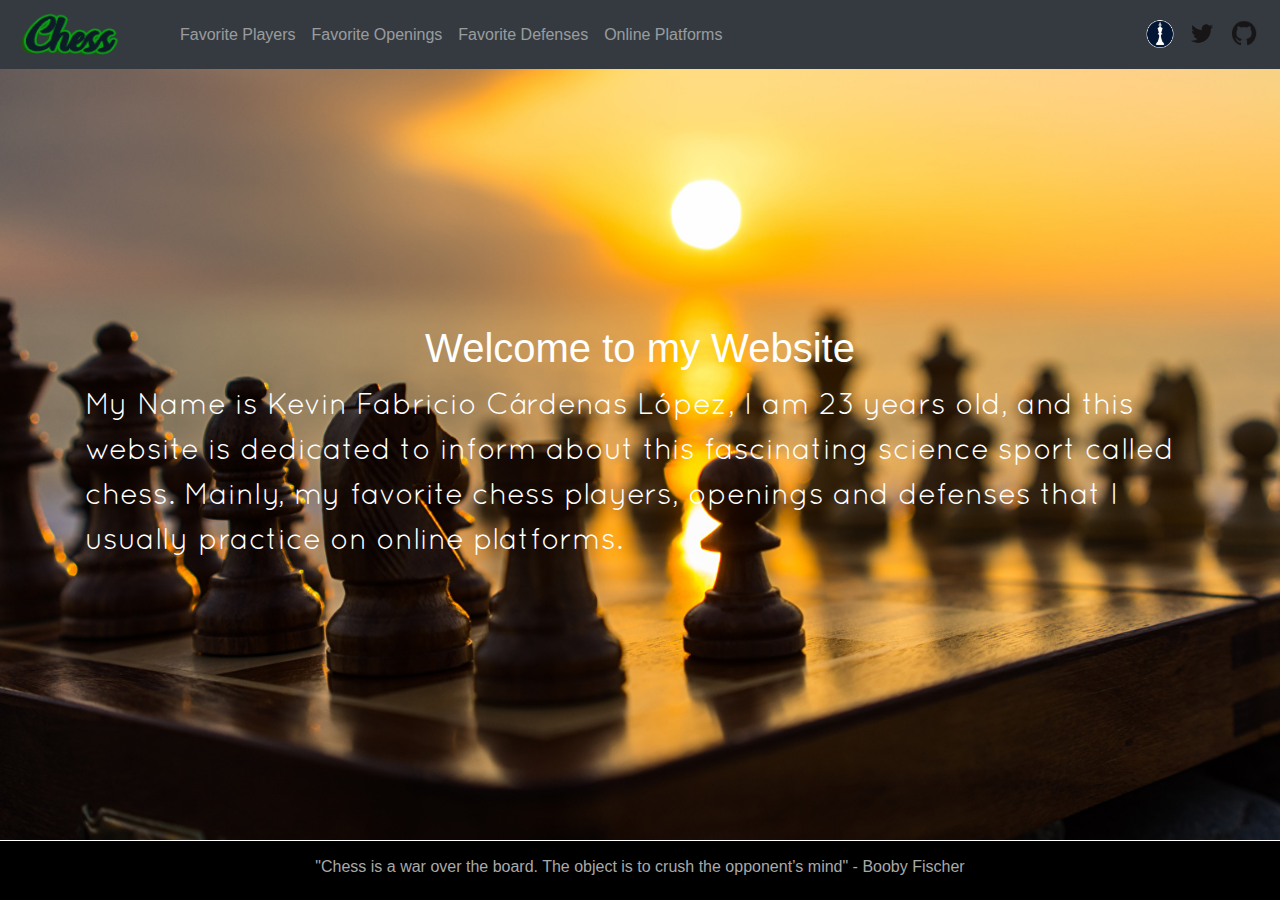
<file: index.html>
<!doctype html>
<html lang="en">
  <head>
    <!-- Required meta tags -->
    <meta charset="utf-8">
    <meta name="viewport" content="width=device-width, initial-scale=1, shrink-to-fit=no">


    <!-- Bootstrap CSS -->
    <link rel="stylesheet"  type="text/css"  href="css/bootstrap.min.css">
    <link rel="stylesheet" href="css/doc.css">

    <link rel="shortcut icon" type="image/png" href="images/favicon.png"/>
    <title>Chess</title>

    <title>Chess Website</title>
  </head>
  <body>

    <!-- Bootstrap component -->
    <!-- Navbar -->
   <nav class="navbar fixed-top navbar-expand-lg navbar-dark bg-dark">
     <div class="navbar-header">
       <!-- Navbar brand -->
       <a class="navbar-brand" href="index.html"><img src="images/chess.png" alt="Logo"></a>
     </div>
      <!-- Collapse button -->
       <button class="navbar-toggler" type="button" data-toggle="collapse" data-target="#navbarText" aria-controls="navbarText" aria-expanded="false" aria-label="Toggle navigation">
        <span class="navbar-toggler-icon"></span>
       </button>

      <!-- Collapsible content -->
      <div class="collapse navbar-collapse" id="navbarText">
        <!-- Links -->
        <ul class="navbar-nav mr-auto">
          <li class="nav-item">
            <a class="nav-link" href="champions.html">Favorite Players</a>
          </li>
          <li class="nav-item">
            <a class="nav-link" href="openings.html">Favorite Openings</a>
          </li>
          <li class="nav-item">
            <a class="nav-link" href="defenses.html">Favorite Defenses</a>
          </li>
          <li class="nav-item">
            <a class="nav-link" href="platforms.html">Online Platforms</a>
          </li>
        </ul>

        <!-- Horizontal List -->
     <ul class="nav navbar-nav navbar-right nav-down">
       <li class="nav-item active">
         <a href="https://www.chess.com/member/kevin_f11"><img src="images/twitter1.png" alt="Chess" height="50" width="50"></a>
       </li>
       <li class="nav-item active">
         <a href="https://twitter.com/kevin_f11"><img src="images/twitter.png" alt="Twitter" height="50" width="50"></a>
       </li>
       <li class="nav-item active">
         <a href="https://github.com/kevinf11"><img src="images/github.png" alt="Github" height="50" width="50"></a>
       </li>
     </ul>
      </div>
    </nav>
    <!-- Navbar END -->


      <div class="container-fluid fondo">
        <div class="container d-flex flex-column justify-content-center h-100 align-items-center">
          <h1 style="color: white">Welcome to my Website</h1>
          <p style="font-size:30px; color: white"> My Name is Kevin Fabricio Cárdenas López, I am 23 years old, and this website is dedicated to inform about this fascinating science sport called chess.
            Mainly, my favorite chess players, openings and defenses that I usually practice on online platforms. </p>
        </div>
      </div>


      <!-- Footer -->
      <footer class="page-footer font-small pt-0 fixed-bottom">
      <div class="footer-copyright py-3 text-center">
        <h6 style="color: darkgrey">"Chess is a war over the board. The object is to crush the opponent’s mind" - Booby Fischer</h6> </b>
      </div>
    </footer>

    <!-- jQuery first, then Popper.js, then Bootstrap JS -->
    <script src="https://code.jquery.com/jquery-3.3.1.slim.min.js" integrity="sha384-q8i/X+965DzO0rT7abK41JStQIAqVgRVzpbzo5smXKp4YfRvH+8abtTE1Pi6jizo" crossorigin="anonymous"></script>
    <script src="https://cdnjs.cloudflare.com/ajax/libs/popper.js/1.14.7/umd/popper.min.js" integrity="sha384-UO2eT0CpHqdSJQ6hJty5KVphtPhzWj9WO1clHTMGa3JDZwrnQq4sF86dIHNDz0W1" crossorigin="anonymous"></script>
    <script src="js/bootstrap.min.js" ></script>
  </body>
</html>
</file>
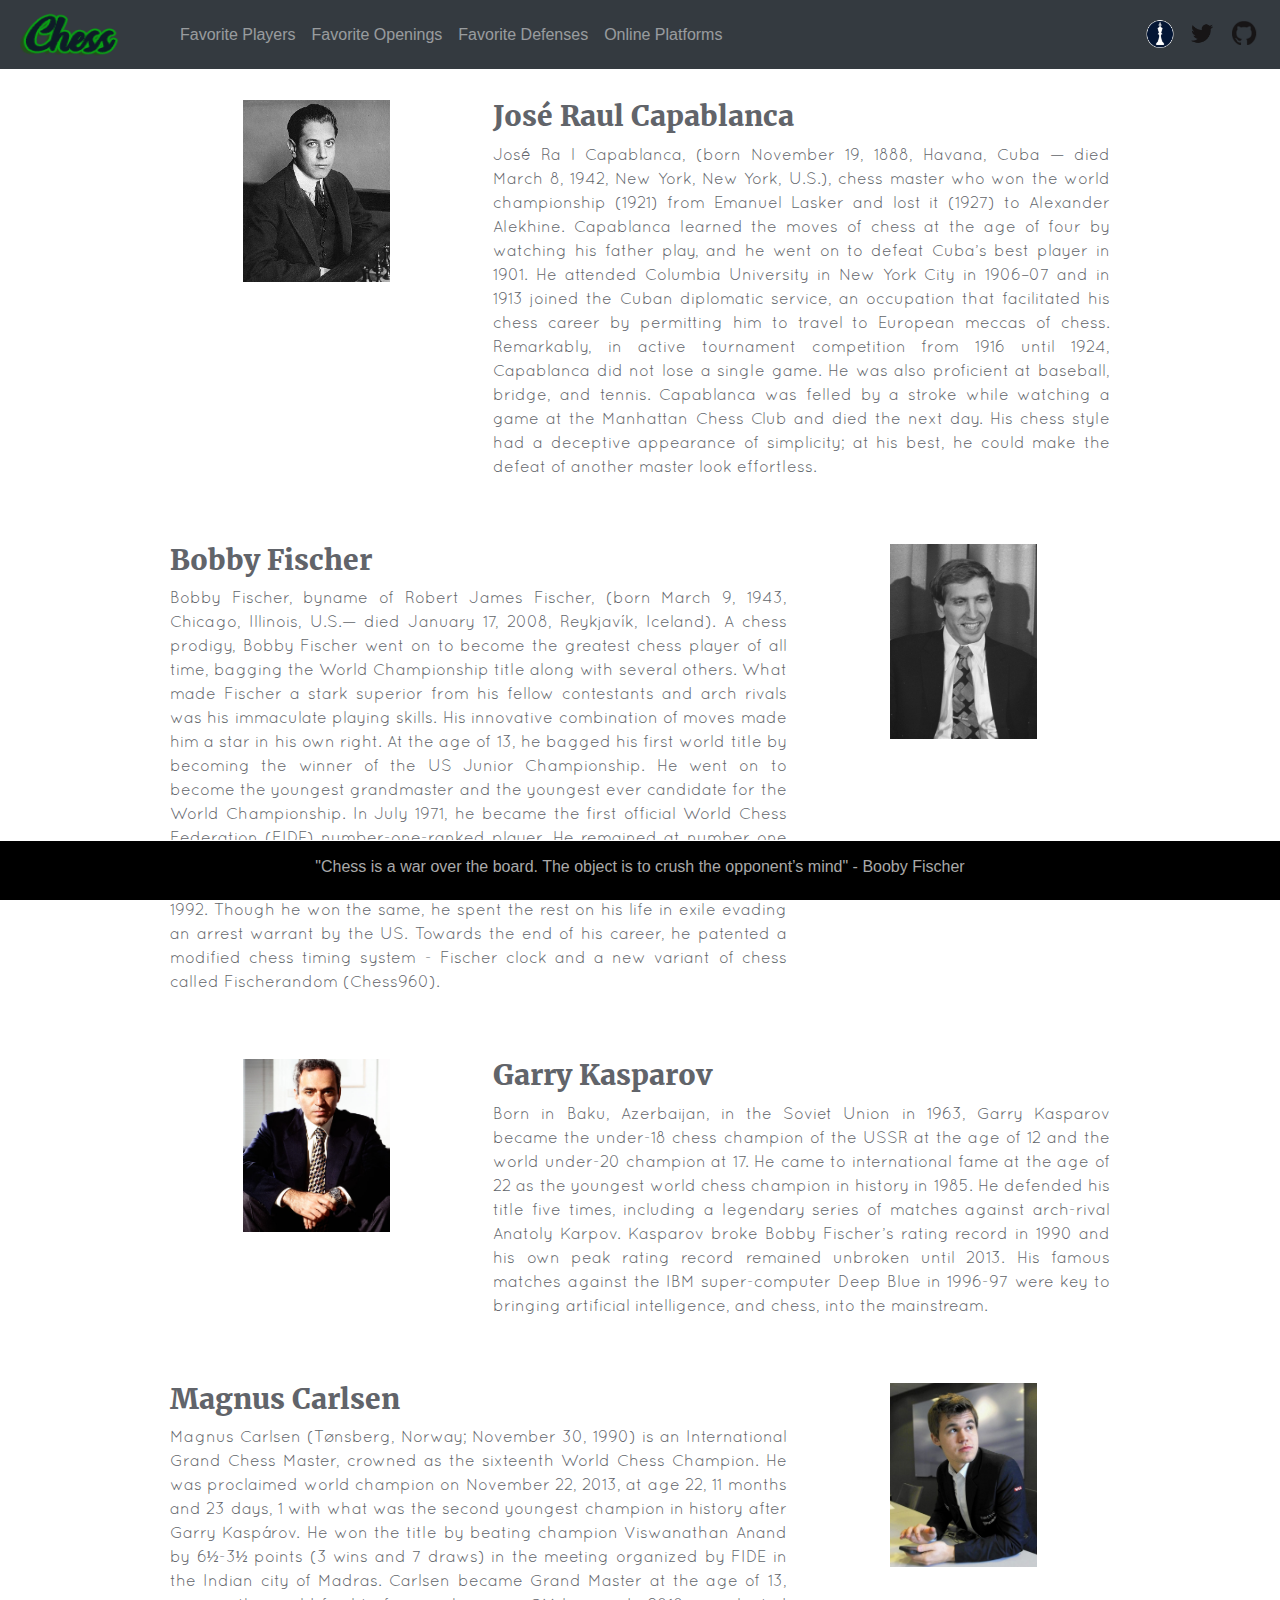
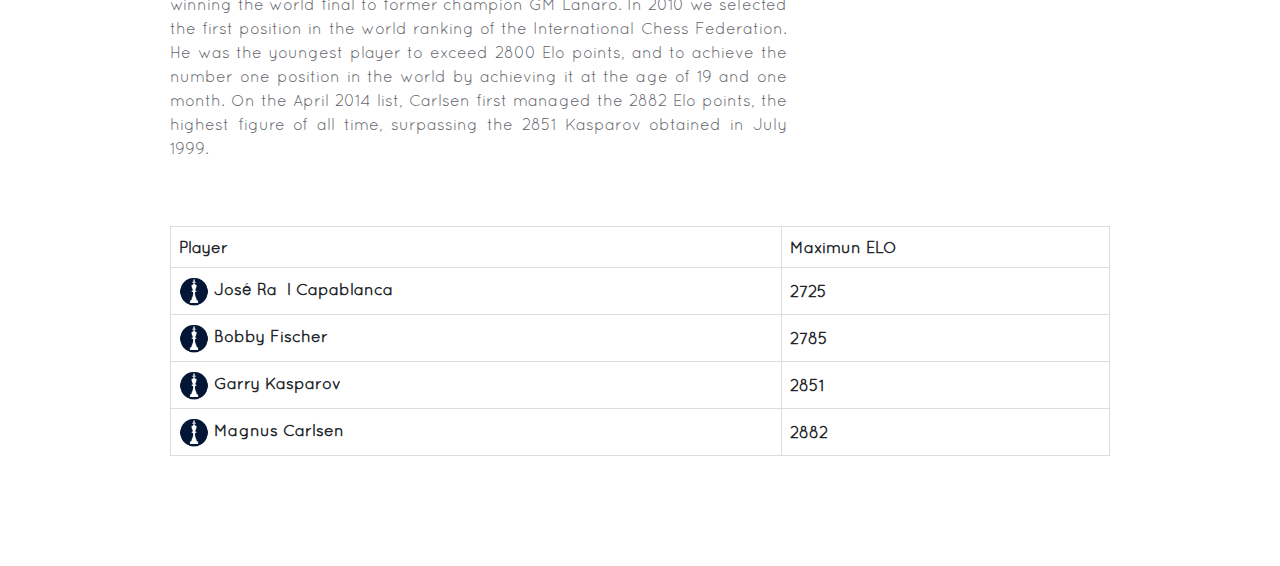
<file: champions.html>
<!doctype html>
<html lang="en">
  <head>
    <!-- Required meta tags -->
    <meta charset="utf-8">
    <meta name="viewport" content="width=device-width, initial-scale=1, shrink-to-fit=no">


    <!-- Bootstrap CSS -->
    <link rel="stylesheet"  type="text/css" href="css/bootstrap.min.css">
    <link rel="stylesheet" href="css/doc.css">

    <link rel="shortcut icon" type="image/png" href="images/favicon.png"/>
    <title>Favorite Players</title>

  </head>
  <body>
        <!-- Bootstrap component -->
        <!-- Navbar -->
       <nav class="navbar fixed-top navbar-expand-lg navbar-dark bg-dark">
         <div class="navbar-header">
           <!-- Navbar brand -->
           <a class="navbar-brand" href="index.html"><img src="images/chess.png" alt="Logo"></a>
         </div>
          <!-- Collapse button -->
           <button class="navbar-toggler" type="button" data-toggle="collapse" data-target="#navbarText" aria-controls="navbarText" aria-expanded="false" aria-label="Toggle navigation">
            <span class="navbar-toggler-icon"></span>
           </button>

          <!-- Collapsible content -->
          <div class="collapse navbar-collapse" id="navbarText">
            <!-- Links -->
            <ul class="navbar-nav mr-auto">
              <li class="nav-item">
                <a class="nav-link" href="champions.html">Favorite Players</a>
              </li>
              <li class="nav-item">
                <a class="nav-link" href="openings.html">Favorite Openings</a>
              </li>
              <li class="nav-item">
                <a class="nav-link" href="defenses.html">Favorite Defenses</a>
              </li>
              <li class="nav-item">
                <a class="nav-link" href="platforms.html">Online Platforms</a>
              </li>
            </ul>

            <!-- Horizontal List -->
         <ul class="nav navbar-nav navbar-right nav-down">
           <li class="nav-item active">
             <a href="https://www.chess.com/member/kevin_f11"><img src="images/twitter1.png" alt="Chess" height="50" width="50"></a>
           </li>
           <li class="nav-item active">
             <a href="https://twitter.com/kevin_f11"><img src="images/twitter.png" alt="Twitter" height="50" width="50"></a>
           </li>
           <li class="nav-item active">
             <a href="https://github.com/kevinf11"><img src="images/github.png" alt="Github" height="50" width="50"></a>
           </li>
         </ul>
       </div>
        </nav>

      <!-- Navbar END -->

      <!-- Using boostrap grid classes -->
      <div class="wrapper">
         <div class="row">

           <div class="col-4"><img src="images/player1.jpg" style="height:auto" class="center"></div>
           <div class="col-8" style="margin-bottom: 50px">
             <h3>José Raul Capablanca</h3>
             <p style="text-align: justify">
               José Raúl Capablanca, (born November 19, 1888, Havana, Cuba — died March 8, 1942, New York, New York, U.S.),
               chess master who won the world championship (1921) from Emanuel Lasker and lost it (1927) to Alexander Alekhine.
               Capablanca learned the moves of chess at the age of four by watching his father play, and he went on to defeat Cuba’s best player in 1901.
               He attended Columbia University in New York City in 1906–07 and in 1913 joined the Cuban diplomatic service, an occupation that facilitated
               his chess career by permitting him to travel to European meccas of chess. Remarkably, in active tournament competition from 1916 until 1924,
               Capablanca did not lose a single game. He was also proficient at baseball, bridge, and tennis. Capablanca was felled by a stroke while watching
               a game at the Manhattan Chess Club and died the next day. His chess style had a deceptive appearance of simplicity; at his best, he could make
               the defeat of another master look effortless.
             </p>
           </div>

           <div class="col-8" style="margin-bottom: 50px" >
           <h3>Bobby Fischer</h3>
           <p style="text-align: justify">
             Bobby Fischer, byname of Robert James Fischer, (born March 9, 1943, Chicago, Illinois, U.S.— died January 17, 2008, Reykjavík, Iceland).
             A chess prodigy, Bobby Fischer went on to become the greatest chess player of all time, bagging the World Championship title along with several others.
             What made Fischer a stark superior from his fellow contestants and arch rivals was his immaculate playing skills. His innovative combination of moves
             made him a star in his own right. At the age of 13, he bagged his first world title by becoming the winner of the US Junior Championship. He went on to become
             the youngest grandmaster and the youngest ever candidate for the World Championship. In July 1971, he became the first official World Chess Federation (FIDE)
             number-one-ranked player. He remained at number one position for a total of 54 months. Going on a self-proclaimed exile, he returned to playing chess against
             Boris Spassky for an unofficial match in 1992. Though he won the same, he spent the rest on his life in exile evading an arrest warrant by the US.
             Towards the end of his career, he patented a modified chess timing system - Fischer clock and a new variant of chess called Fischerandom (Chess960).
           </p>
          </div>
          <div class="col-4" ><img src="images/player2.jpg" style="auto" class="center"></div>

          <div class="col-4"><img src="images/player3.jpg" style="auto" class="center"></div>
          <div class="col-8" style="margin-bottom: 50px">
            <h3>Garry Kasparov</h3>
            <p style="text-align: justify">
              Born in Baku, Azerbaijan, in the Soviet Union in 1963, Garry Kasparov became the under-18 chess champion of the USSR at the age of 12 and the world under-20
              champion at 17. He came to international fame at the age of 22 as the youngest world chess champion in history in 1985. He defended his title five times,
              including a legendary series of matches against arch-rival Anatoly Karpov. Kasparov broke Bobby Fischer’s rating record in 1990 and his own peak rating
              record remained unbroken until 2013. His famous matches against the IBM super-computer Deep Blue in 1996-97 were key to bringing artificial intelligence,
              and chess, into the mainstream.
            </p>
          </div>

          <div class="col-8" style="margin-bottom: 50px" >
          <h3>Magnus Carlsen</h3>
          <p style="text-align: justify">

            Magnus Carlsen (Tønsberg, Norway; November 30, 1990) is an International Grand Chess Master, crowned as the sixteenth World Chess Champion.
            He was proclaimed world champion on November 22, 2013, at age 22, 11 months and 23 days, 1 with what was the second youngest champion in history after Garry Kaspárov.
            He won the title by beating champion Viswanathan Anand by 6½-3½ points (3 wins and 7 draws) in the meeting organized by FIDE in the Indian city of Madras.
            Carlsen became Grand Master at the age of 13, winning the world final to former champion GM Lanaro. In 2010 we selected the first position in the world ranking of
            the International Chess Federation.
            He was the youngest player to exceed 2800 Elo points, and to achieve the number one position in the world by achieving it at the age of 19 and one month.
            On the April 2014 list, Carlsen first managed the 2882 ​​Elo points, the highest figure of all time, surpassing the 2851 Kasparov obtained in July 1999.
          </p>
         </div>
         <div class="col-4" ><img src="images/player4.jpg" style="auto" class="center"></div>


         <!-- Table -->
        <div class="col-12" style="margin-bottom: 50px" >
         <table>
           <thead>
             <tr>
               <th>Player</th>
               <th>Maximun ELO</th>
             </tr>
           </thead>
           <tbody>
             <tr>
               <th><img src="images/twitter1.png" id="icon" alt="ChessJRC Icon"> José Raúl Capablanca</th>
               <th>2725</th>
             </tr>
             <tr>
               <th><img src="images/twitter1.png" id="icon" alt="ChessBF Icon"> Bobby Fischer</th>
               <th>2785</th>
             </tr>
             <tr>
               <th><img src="images/twitter1.png" id="icon" alt="ChessGK Icon"> Garry Kasparov</th>
               <th>2851</th>
             </tr>
             <tr>
               <th><img src="images/twitter1.png" id="icon" alt="ChessMC Icon"> Magnus Carlsen</th>
               <th>2882</th>
             </tr>
           </tbody>
         </table>

      </div>
    </div>
</div>




      <!-- Footer -->
      <footer class="page-footer font-small pt-0 fixed-bottom">
          <div class="footer-copyright py-3 text-center">
            <h6 style="color: darkgrey">"Chess is a war over the board. The object is to crush the opponent’s mind" - Booby Fischer</h6> </b>
          </div>
      </footer>

    <!-- jQuery first, then Popper.js, then Bootstrap JS -->
    <script src="https://code.jquery.com/jquery-3.3.1.slim.min.js" integrity="sha384-q8i/X+965DzO0rT7abK41JStQIAqVgRVzpbzo5smXKp4YfRvH+8abtTE1Pi6jizo" crossorigin="anonymous"></script>
    <script src="https://cdnjs.cloudflare.com/ajax/libs/popper.js/1.14.7/umd/popper.min.js" integrity="sha384-UO2eT0CpHqdSJQ6hJty5KVphtPhzWj9WO1clHTMGa3JDZwrnQq4sF86dIHNDz0W1" crossorigin="anonymous"></script>
    <script src="js/bootstrap.min.js" ></script>
  </body>
</html>
</file>
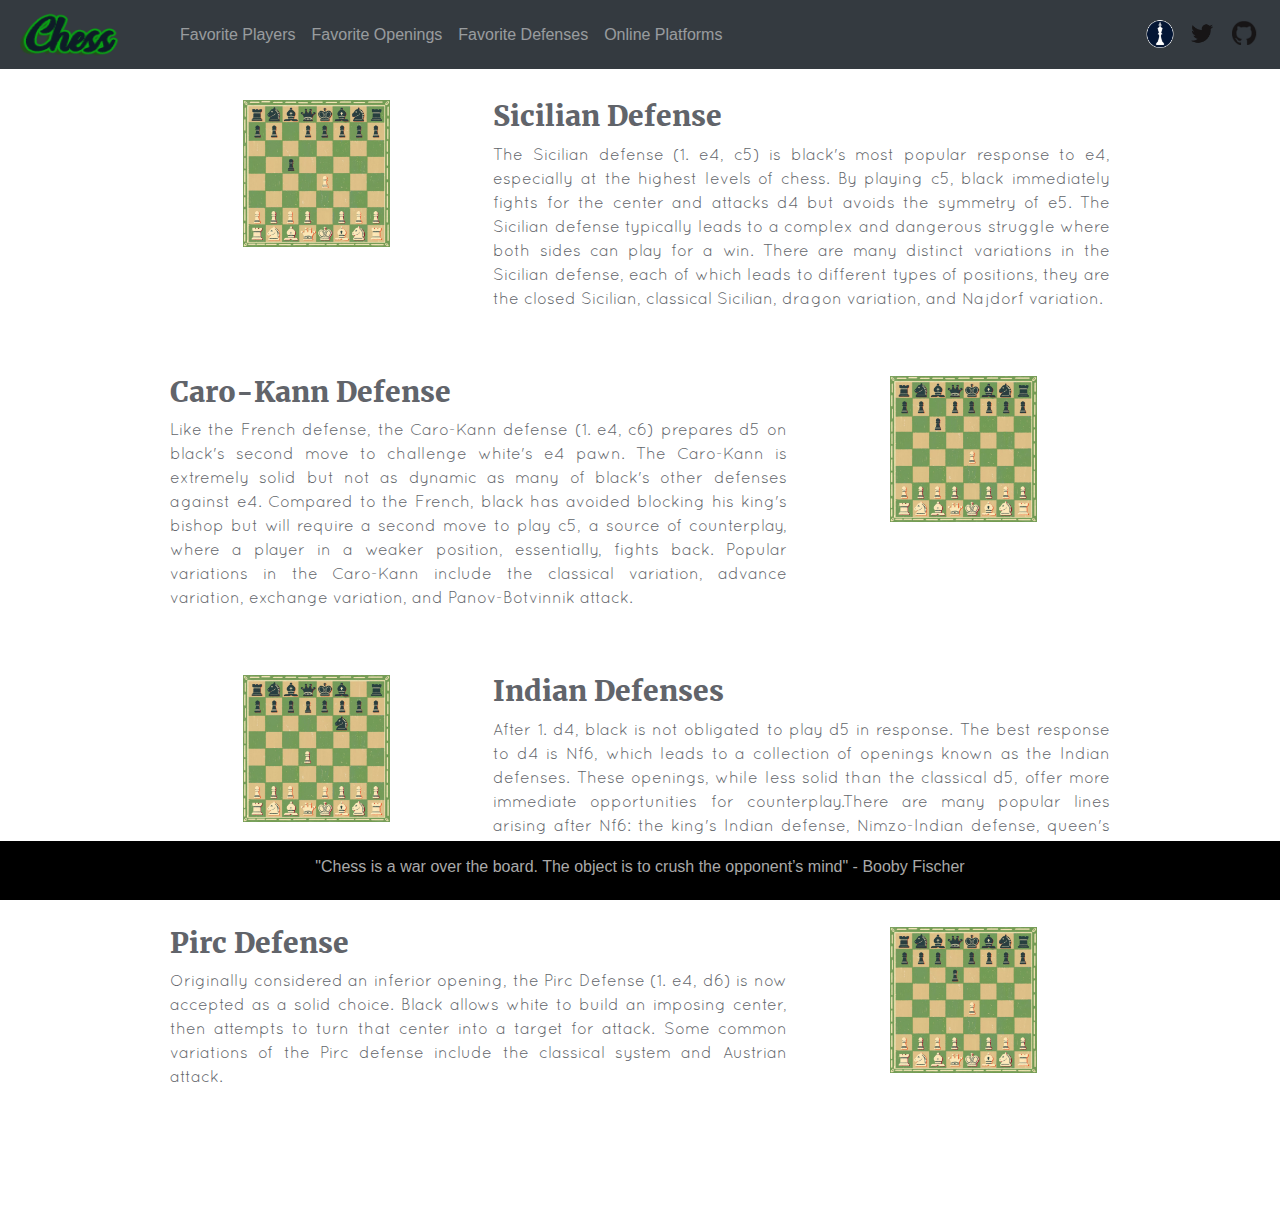
<file: defenses.html>
<!doctype html>
<html lang="en">
  <head>
    <!-- Required meta tags -->
    <meta charset="utf-8">
    <meta name="viewport" content="width=device-width, initial-scale=1, shrink-to-fit=no">


    <!-- Bootstrap CSS -->
    <link rel="stylesheet"  type="text/css"  href="css/bootstrap.min.css">
    <link rel="stylesheet" href="css/doc.css">

    <link rel="shortcut icon" type="image/png" href="images/favicon.png"/>
    <title>Favorite Defenses</title>

  </head>
  <body>

    <!-- Bootstrap component -->
    <!-- Navbar -->
   <nav class="navbar fixed-top navbar-expand-lg navbar-dark bg-dark">
     <div class="navbar-header">
       <!-- Navbar brand -->
       <a class="navbar-brand" href="index.html"><img src="images/chess.png" alt="Logo"></a>
     </div>
      <!-- Collapse button -->
       <button class="navbar-toggler" type="button" data-toggle="collapse" data-target="#navbarText" aria-controls="navbarText" aria-expanded="false" aria-label="Toggle navigation">
        <span class="navbar-toggler-icon"></span>
       </button>

      <!-- Collapsible content -->
      <div class="collapse navbar-collapse" id="navbarText">
        <!-- Links -->
        <ul class="navbar-nav mr-auto">
          <li class="nav-item">
            <a class="nav-link" href="champions.html">Favorite Players</a>
          </li>
          <li class="nav-item">
            <a class="nav-link" href="openings.html">Favorite Openings</a>
          </li>
          <li class="nav-item">
            <a class="nav-link" href="defenses.html">Favorite Defenses</a>
          </li>
          <li class="nav-item">
            <a class="nav-link" href="platforms.html">Online Platforms</a>
          </li>
        </ul>

        <!-- Horizontal List -->
     <ul class="nav navbar-nav navbar-right nav-down">
       <li class="nav-item active">
         <a href="https://www.chess.com/member/kevin_f11"><img src="images/twitter1.png" alt="Chess" height="50" width="50"></a>
       </li>
       <li class="nav-item active">
         <a href="https://twitter.com/kevin_f11"><img src="images/twitter.png" alt="Twitter" height="50" width="50"></a>
       </li>
       <li class="nav-item active">
         <a href="https://github.com/kevinf11"><img src="images/github.png" alt="Github" height="50" width="50"></a>
       </li>
     </ul>
   </div>
    </nav>
    <!-- Navbar END -->

    <!-- Using boostrap grid classes -->
    <div class="wrapper">
       <div class="row">

         <div class="col-4"><img src="images/d1.jpg" style="height:auto" class="center"></div>
         <div class="col-8" style="margin-bottom: 50px">
           <h3>Sicilian Defense</h3>
           <p style="text-align: justify">
             The Sicilian defense (1. e4, c5) is black's most popular response to e4, especially at the highest levels of chess. By playing c5, black
             immediately fights for the center and attacks d4 but avoids the symmetry of e5. The Sicilian defense typically leads to a complex and dangerous
             struggle where both sides can play for a win. There are many distinct variations in the Sicilian defense, each of which leads to different types of positions,
             they are the closed Sicilian, classical Sicilian, dragon variation, and Najdorf variation.
           </p>
         </div>

         <div class="col-8" style="margin-bottom: 50px" >
         <h3>Caro-Kann Defense</h3>
         <p style="text-align: justify">
           Like the French defense, the Caro-Kann defense (1. e4, c6) prepares d5 on black's second move to challenge white's e4 pawn. The Caro-Kann is extremely solid but
           not as dynamic as many of black's other defenses against e4. Compared to the French, black has avoided blocking his king's bishop but will require a second move
           to play c5, a source of counterplay, where a player in a weaker position, essentially, fights back. Popular variations in the Caro-Kann include the classical
           variation, advance variation, exchange variation, and Panov-Botvinnik attack.
         </p>
        </div>
        <div class="col-4" ><img src="images/d2.jpg" style="auto" class="center"></div>

        <div class="col-4"><img src="images/d3.jpg" style="auto" class="center"></div>
        <div class="col-8" style="margin-bottom: 50px">
          <h3>Indian Defenses</h3>
          <p style="text-align: justify">
            After 1. d4, black is not obligated to play d5 in response. The best response to d4 is Nf6, which leads to a collection of openings known as the Indian defenses.
            These openings, while less solid than the classical d5, offer more immediate opportunities for counterplay.There are many popular lines arising after Nf6:
            the king's Indian defense, Nimzo-Indian defense, queen's Indian defense, and the Grunfeld defense.
          </p>
        </div>

        <div class="col-8" style="margin-bottom: 50px" >
        <h3>Pirc Defense</h3>
        <p style="text-align: justify">
          Originally considered an inferior opening, the Pirc Defense (1. e4, d6) is now accepted as a solid choice. Black allows white to build an imposing center,
          then attempts to turn that center into a target for attack. Some common variations of the Pirc defense include the classical system and Austrian attack.
        </p>
       </div>
       <div class="col-4" ><img src="images/d4.jpg" style="auto" class="center"></div>

    </div>


      <!-- Footer -->
      <footer class="page-footer font-small pt-0 fixed-bottom">
      <div class="footer-copyright py-3 text-center">
        <h6 style="color: darkgrey">"Chess is a war over the board. The object is to crush the opponent’s mind" - Booby Fischer</h6> </b>
      </div>
    </footer>

    <!-- jQuery first, then Popper.js, then Bootstrap JS -->
    <script src="https://code.jquery.com/jquery-3.3.1.slim.min.js" integrity="sha384-q8i/X+965DzO0rT7abK41JStQIAqVgRVzpbzo5smXKp4YfRvH+8abtTE1Pi6jizo" crossorigin="anonymous"></script>
    <script src="https://cdnjs.cloudflare.com/ajax/libs/popper.js/1.14.7/umd/popper.min.js" integrity="sha384-UO2eT0CpHqdSJQ6hJty5KVphtPhzWj9WO1clHTMGa3JDZwrnQq4sF86dIHNDz0W1" crossorigin="anonymous"></script>
    <script src="js/bootstrap.min.js" ></script>
  </body>
</html>
</file>
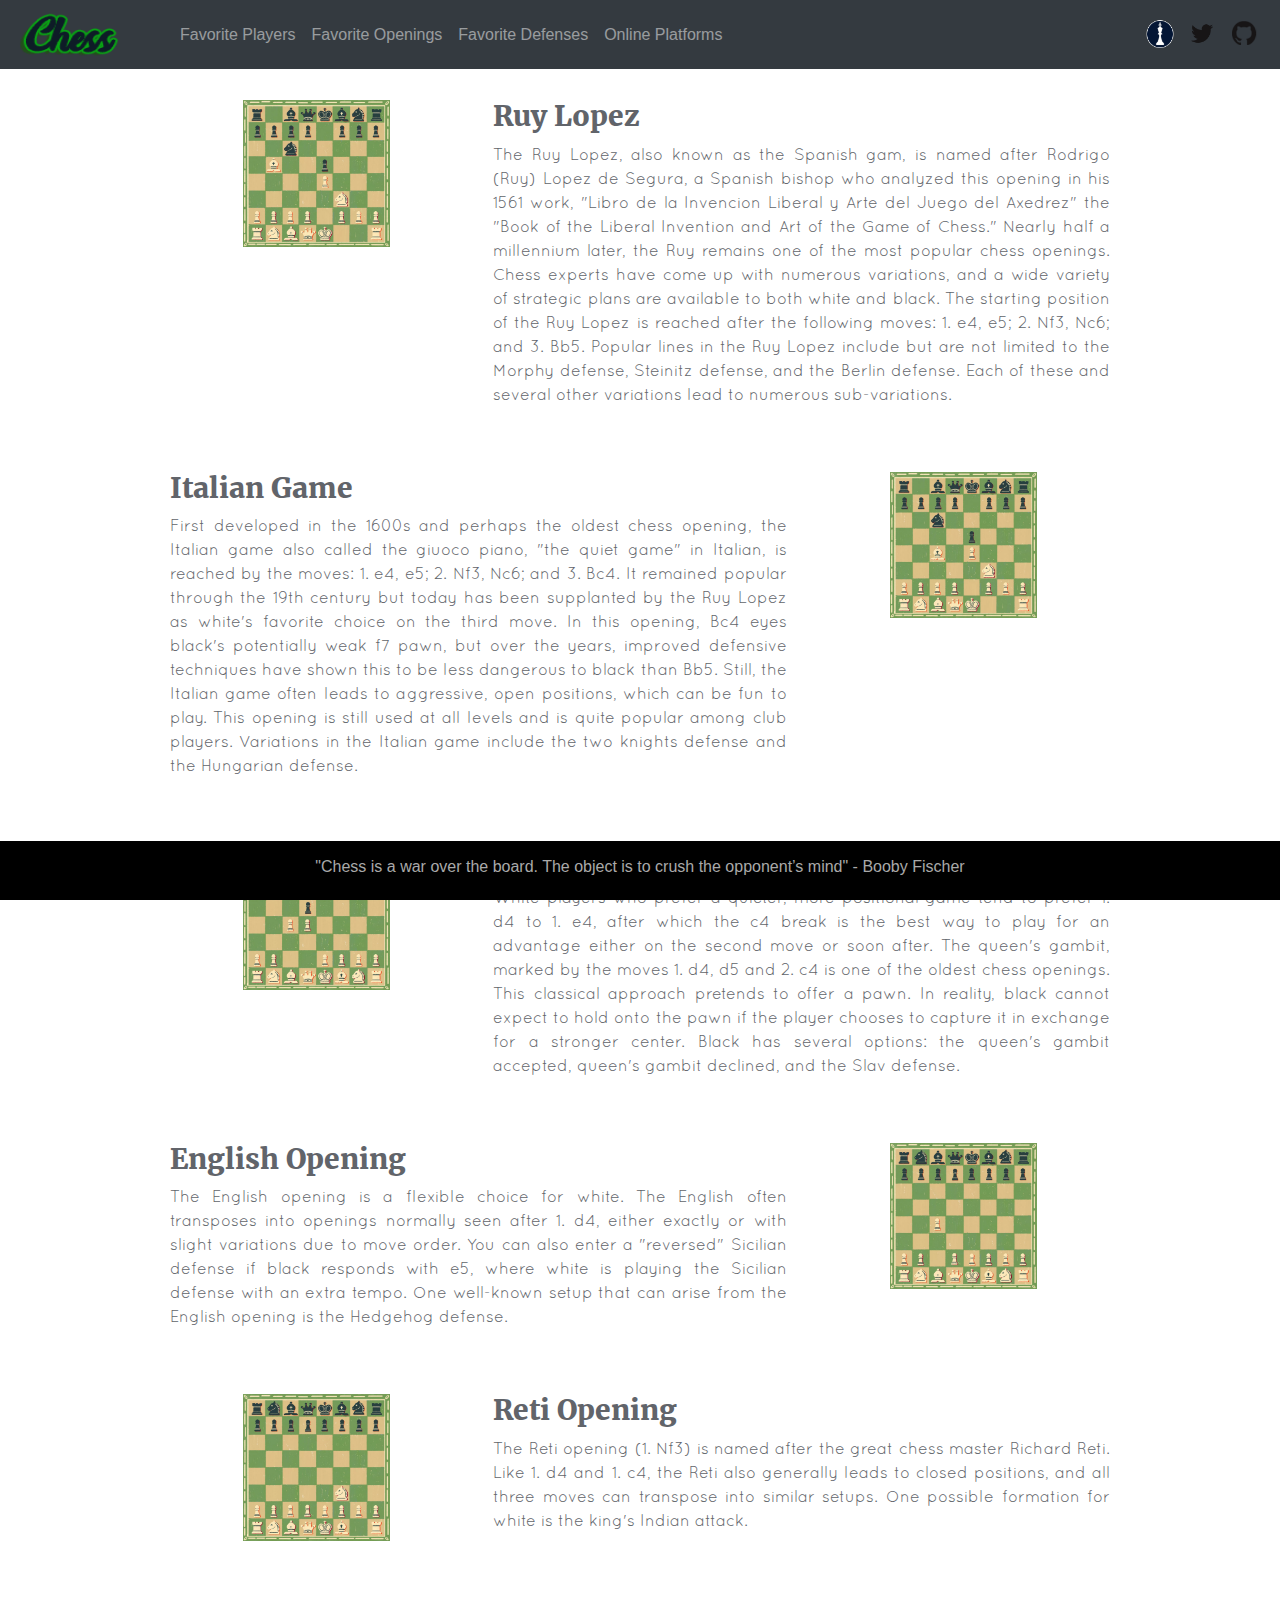
<file: openings.html>
<!doctype html>
<html lang="en">
  <head>
    <!-- Required meta tags -->
    <meta charset="utf-8">
    <meta name="viewport" content="width=device-width, initial-scale=1, shrink-to-fit=no">


    <!-- Bootstrap CSS -->
    <link rel="stylesheet"  type="text/css"  href="css/bootstrap.min.css">
    <link rel="stylesheet" href="css/doc.css">

    <link rel="shortcut icon" type="image/png" href="images/favicon.png"/>
    <title>Favorite Openings</title>

  </head>
  <body>

    <!-- Bootstrap component -->
    <!-- Navbar -->
   <nav class="navbar fixed-top navbar-expand-lg navbar-dark bg-dark">
     <div class="navbar-header">
       <!-- Navbar brand -->
       <a class="navbar-brand" href="index.html"><img src="images/chess.png" alt="Logo"></a>
     </div>
      <!-- Collapse button -->
       <button class="navbar-toggler" type="button" data-toggle="collapse" data-target="#navbarText" aria-controls="navbarText" aria-expanded="false" aria-label="Toggle navigation">
        <span class="navbar-toggler-icon"></span>
       </button>

      <!-- Collapsible content -->
      <div class="collapse navbar-collapse" id="navbarText">
        <!-- Links -->
        <ul class="navbar-nav mr-auto">
          <li class="nav-item">
            <a class="nav-link" href="champions.html">Favorite Players</a>
          </li>
          <li class="nav-item">
            <a class="nav-link" href="openings.html">Favorite Openings</a>
          </li>
          <li class="nav-item">
            <a class="nav-link" href="defenses.html">Favorite Defenses</a>
          </li>
          <li class="nav-item">
            <a class="nav-link" href="platforms.html">Online Platforms</a>
          </li>
        </ul>

        <!-- Horizontal List -->
     <ul class="nav navbar-nav navbar-right nav-down">
       <li class="nav-item active">
         <a href="https://www.chess.com/member/kevin_f11"><img src="images/twitter1.png" alt="Chess" height="50" width="50"></a>
       </li>
       <li class="nav-item active">
         <a href="https://twitter.com/kevin_f11"><img src="images/twitter.png" alt="Twitter" height="50" width="50"></a>
       </li>
       <li class="nav-item active">
         <a href="https://github.com/kevinf11"><img src="images/github.png" alt="Github" height="50" width="50"></a>
       </li>
     </ul>
      </div>
    </nav>
    <!-- Navbar END -->


    <!-- Using boostrap grid classes -->
    <div class="wrapper">
       <div class="row">

         <div class="col-4"><img src="images/op1.jpg" style="height:auto" class="center"></div>
         <div class="col-8" style="margin-bottom: 50px">
           <h3>Ruy Lopez</h3>
           <p style="text-align: justify">
             The Ruy Lopez, also known as the Spanish gam, is named after Rodrigo (Ruy) Lopez de Segura, a Spanish bishop who analyzed this opening in his 1561 work,
             "Libro de la Invencion Liberal y Arte del Juego del Axedrez" the "Book of the Liberal Invention and Art of the Game of Chess."
             Nearly half a millennium later, the Ruy remains one of the most popular chess openings. Chess experts have come up with numerous variations,
             and a wide variety of strategic plans are available to both white and black.
             The starting position of the Ruy Lopez is reached after the following moves: 1. e4, e5; 2. Nf3, Nc6; and 3. Bb5.
             Popular lines in the Ruy Lopez include but are not limited to the Morphy defense, Steinitz defense, and the Berlin defense.
             Each of these and several other variations lead to numerous sub-variations.
           </p>
         </div>

         <div class="col-8" style="margin-bottom: 50px" >
         <h3>Italian Game</h3>
         <p style="text-align: justify">
           First developed in the 1600s and perhaps the oldest chess opening, the Italian game also called the giuoco piano, "the quiet game" in Italian,
           is reached by the moves: 1. e4, e5; 2. Nf3, Nc6; and 3. Bc4. It remained popular through the 19th century but today has been supplanted by the Ruy Lopez
           as white's favorite choice on the third move. In this opening, Bc4 eyes black's potentially weak f7 pawn, but over the years, improved defensive techniques
           have shown this to be less dangerous to black than Bb5. Still, the Italian game often leads to aggressive, open positions, which can be fun to play.
           This opening is still used at all levels and is quite popular among club players. Variations in the Italian game include the two knights defense and the
           Hungarian defense.
         </p>
        </div>
        <div class="col-4" ><img src="images/op2.jpg" style="auto" class="center"></div>

        <div class="col-4"><img src="images/op3.jpg" style="auto" class="center"></div>
        <div class="col-8" style="margin-bottom: 50px">
          <h3>Queen's Gambit</h3>
          <p style="text-align: justify">
            White players who prefer a quieter, more positional game tend to prefer 1. d4 to 1. e4, after which the c4 break is the best way to play for an advantage either
            on the second move or soon after. The queen's gambit, marked by the moves 1. d4, d5 and 2. c4 is one of the oldest chess openings. This classical approach pretends
            to offer a pawn. In reality, black cannot expect to hold onto the pawn if the player chooses to capture it in exchange for a stronger center.
            Black has several options: the queen's gambit accepted, queen's gambit declined, and the Slav defense.
          </p>
        </div>

        <div class="col-8" style="margin-bottom: 50px" >
        <h3>English Opening</h3>
        <p style="text-align: justify">
          The English opening is a flexible choice for white. The English often transposes into openings normally seen after 1. d4,
          either exactly or with slight variations due to move order. You can also enter a "reversed" Sicilian defense if black responds with e5,
          where white is playing the Sicilian defense with an extra tempo. One well-known setup that can arise from the English opening is the Hedgehog defense.
        </p>
       </div>
       <div class="col-4" ><img src="images/op4.jpg" style="auto" class="center"></div>

       <div class="col-4"><img src="images/op5.jpg" style="auto" class="center"></div>
       <div class="col-8" style="margin-bottom: 50px">
         <h3>Reti Opening</h3>
         <p style="text-align: justify">
           The Reti opening (1. Nf3) is named after the great chess master Richard Reti. Like 1. d4 and 1. c4, the Reti also generally leads to closed positions,
           and all three moves can transpose into similar setups. One possible formation for white is the king's Indian attack.
         </p>
       </div>

    </div>


      <!-- Footer -->
      <footer class="page-footer font-small pt-0 fixed-bottom">
      <div class="footer-copyright py-3 text-center">
        <h6 style="color: darkgrey">"Chess is a war over the board. The object is to crush the opponent’s mind" - Booby Fischer</h6> </b>
      </div>
    </footer>

    <!-- jQuery first, then Popper.js, then Bootstrap JS -->
    <script src="https://code.jquery.com/jquery-3.3.1.slim.min.js" integrity="sha384-q8i/X+965DzO0rT7abK41JStQIAqVgRVzpbzo5smXKp4YfRvH+8abtTE1Pi6jizo" crossorigin="anonymous"></script>
    <script src="https://cdnjs.cloudflare.com/ajax/libs/popper.js/1.14.7/umd/popper.min.js" integrity="sha384-UO2eT0CpHqdSJQ6hJty5KVphtPhzWj9WO1clHTMGa3JDZwrnQq4sF86dIHNDz0W1" crossorigin="anonymous"></script>
    <script src="js/bootstrap.min.js" ></script>
  </body>
</html>
</file>
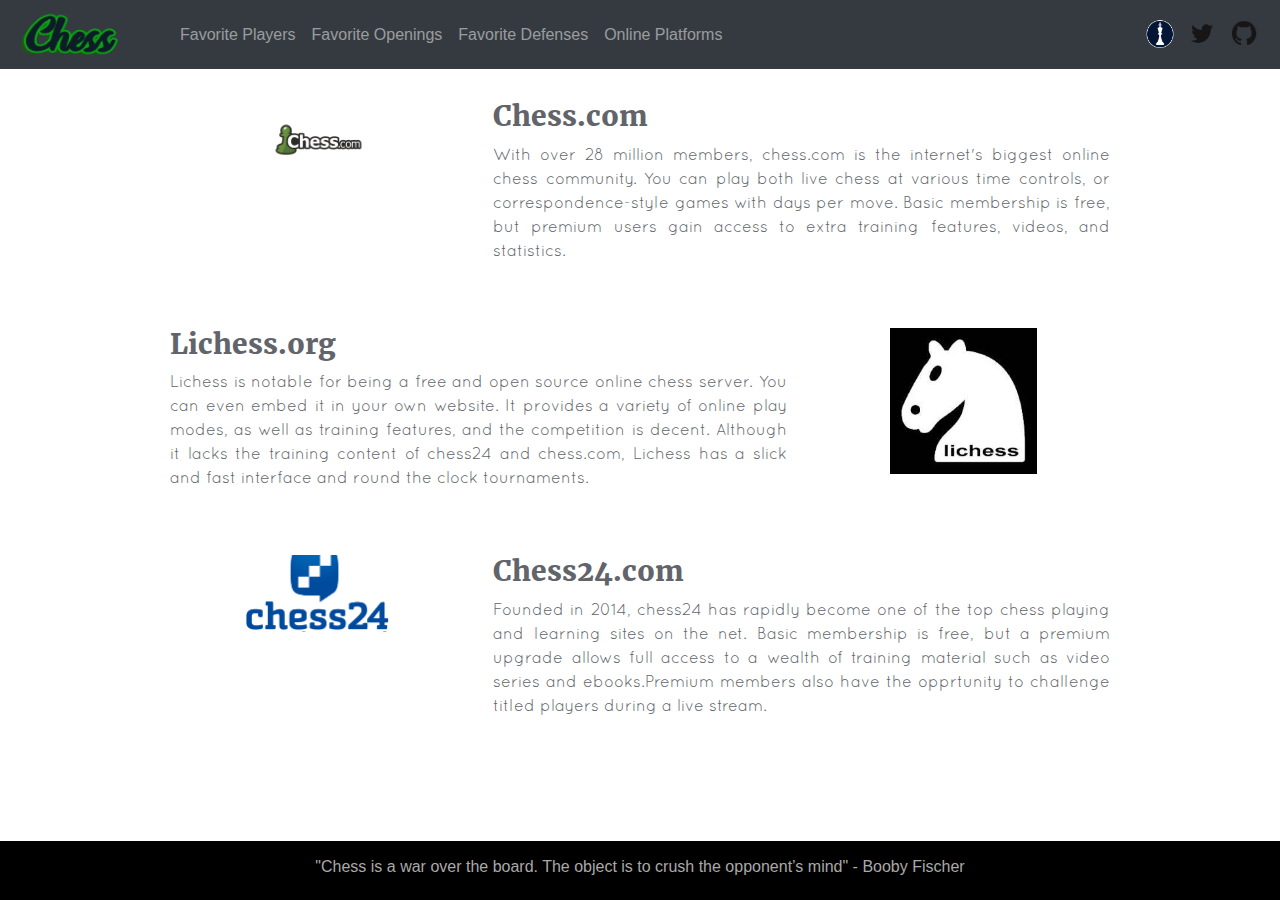
<file: platforms.html>
<!doctype html>
<html lang="en">
  <head>
    <!-- Required meta tags -->
    <meta charset="utf-8">
    <meta name="viewport" content="width=device-width, initial-scale=1, shrink-to-fit=no">


    <!-- Bootstrap CSS -->
    <link rel="stylesheet"  type="text/css"  href="css/bootstrap.min.css">
    <link rel="stylesheet" href="css/doc.css">

    <link rel="shortcut icon" type="image/png" href="images/favicon.png"/>
    <title>Platforms</title>

  </head>
  <body>

    <!-- Bootstrap component -->
    <!-- Navbar -->
   <nav class="navbar fixed-top navbar-expand-lg navbar-dark bg-dark">
     <div class="navbar-header">
       <!-- Navbar brand -->
       <a class="navbar-brand" href="index.html"><img src="images/chess.png" alt="Logo"></a>
     </div>
      <!-- Collapse button -->
       <button class="navbar-toggler" type="button" data-toggle="collapse" data-target="#navbarText" aria-controls="navbarText" aria-expanded="false" aria-label="Toggle navigation">
        <span class="navbar-toggler-icon"></span>
       </button>

      <!-- Collapsible content -->
      <div class="collapse navbar-collapse" id="navbarText">
        <!-- Links -->
        <ul class="navbar-nav mr-auto">
          <li class="nav-item">
            <a class="nav-link" href="champions.html">Favorite Players</a>
          </li>
          <li class="nav-item">
            <a class="nav-link" href="openings.html">Favorite Openings</a>
          </li>
          <li class="nav-item">
            <a class="nav-link" href="defenses.html">Favorite Defenses</a>
          </li>
          <li class="nav-item">
            <a class="nav-link" href="platforms.html">Online Platforms</a>
          </li>
        </ul>

        <!-- Horizontal List -->
     <ul class="nav navbar-nav navbar-right nav-down">
       <li class="nav-item active">
         <a href="https://www.chess.com/member/kevin_f11"><img src="images/twitter1.png" alt="Chess" height="50" width="50"></a>
       </li>
       <li class="nav-item active">
         <a href="https://twitter.com/kevin_f11"><img src="images/twitter.png" alt="Twitter" height="50" width="50"></a>
       </li>
       <li class="nav-item active">
         <a href="https://github.com/kevinf11"><img src="images/github.png" alt="Github" height="50" width="50"></a>
       </li>
     </ul>
      </div>
    </nav>
    <!-- Navbar END -->


    <!-- Using boostrap grid classes -->
    <div class="wrapper">
       <div class="row">

         <div class="col-4"><a href="https://chess.com" target="_blank"><img src="images/pl1.png" style="height:auto" class="center"></div></a>
         <div class="col-8" style="margin-bottom: 50px">
           <h3>Chess.com</h3>
           <p style="text-align: justify">
             With over 28 million members, chess.com is the internet's biggest online chess community. You can play both live chess at various time controls,
             or correspondence-style games with days per move. Basic membership is free, but premium users gain access to extra training features, videos, and statistics.
           </p>
         </div>

         <div class="col-8" style="margin-bottom: 50px" >
         <h3>Lichess.org</h3>
         <p style="text-align: justify">
           Lichess is notable for being a free and open source online chess server. You can even embed it in your own website. It provides a variety of online play modes,
           as well as training features, and the competition is decent. Although it lacks the training content of chess24 and chess.com,
           Lichess has a slick and fast interface and round the clock tournaments.
         </p>
        </div>
        <div class="col-4" ><a href="https://lichess.org" target="_blank"><img src="images/pl2.jpg" style="auto" class="center"></div></a>

        <div class="col-4"><a href="https://chess24.com" target="_blank"><img src="images/pl3.png" style="auto" class="center"></div></a>
        <div class="col-8" style="margin-bottom: 50px">
          <h3>Chess24.com</h3>
          <p style="text-align: justify">
            Founded in 2014, chess24 has rapidly become one of the top chess playing and learning sites on the net. Basic membership is free, but a premium upgrade
            allows full access to a wealth of training material such as video series and ebooks.Premium members also have the opprtunity to challenge titled players
            during a live stream.
          </p>
        </div>
    </div>


      <!-- Footer -->
      <footer class="page-footer font-small pt-0 fixed-bottom">
      <div class="footer-copyright py-3 text-center">
        <h6 style="color: darkgrey">"Chess is a war over the board. The object is to crush the opponent’s mind" - Booby Fischer</h6> </b>
      </div>
    </footer>

    <!-- jQuery first, then Popper.js, then Bootstrap JS -->
    <script src="https://code.jquery.com/jquery-3.3.1.slim.min.js" integrity="sha384-q8i/X+965DzO0rT7abK41JStQIAqVgRVzpbzo5smXKp4YfRvH+8abtTE1Pi6jizo" crossorigin="anonymous"></script>
    <script src="https://cdnjs.cloudflare.com/ajax/libs/popper.js/1.14.7/umd/popper.min.js" integrity="sha384-UO2eT0CpHqdSJQ6hJty5KVphtPhzWj9WO1clHTMGa3JDZwrnQq4sF86dIHNDz0W1" crossorigin="anonymous"></script>
    <script src="js/bootstrap.min.js" ></script>
  </body>
</html>
</file>
<file: css/doc.css>
/*Fonts*/
@font-face {
    font-family: "Droid serif";
    src: url(../fonts/DroidSerif-Regular.ttf) format("truetype");
}
@font-face {
    font-family: "Merriweather-Black";
    src: url(../fonts/Merriweather-Black.ttf) format("truetype");
}

@font-face {
    font-family: "Quicksand-Regular";
    src: url(../fonts/Quicksand-Regular.otf) format("opentype");
}

/*Fonts END*/

/*Brand Logo*/
/*-----selector 1-----*/
.navbar-brand > img {
  padding-top: 5px;
  margin-left: 0px;
  min-width: 156px;
  min-height: 53px;

}
.navbar-header{
  min-width: 156px;
  min-height: 53px;
  max-width: 156px;
  max-height: 53px;
}
/*Brand Logo END*/

/*Formateo de Texto*/
div.wrapper { /* Main container */
  margin-right: auto;
  margin-left:  auto;

  max-width: 960px;

  padding-right: 10px;
  padding-left:  10px;
  padding-top: 100px;
  padding-bottom: 60px;
}

/* body, backgronud*/

body, html {
    height: 100%;
    margin: 0;
  }

.fondo{
	/* The image used */
        background: url('../images/chess.jpg');
        height: 100vh;
        background-position: center;
        background-size: cover;
      }

    /* Full height */
    height: 100%;

    /* Center and scale the image nicely */
    background-position: center;
    background-repeat: no-repeat;
    background-size: cover;
  }


h1{
  font-size: 50px;
  font-family: 'Droid serif';
}

/*-----selector 2-----*/
h2 h5{
  color:#61646a;
  font-family: 'Droid serif';
}

h3{
  color:#61646a;
  font-family: 'Merriweather-Black';
}

h4{
  color:#61646a;
  font-family: 'Droid serif';
}

p{
  color:#61646a;
  font-family: 'Quicksand-Regular'
}

.row > div > p{
  color: #61646a;
  text-align: center;
  font-family: 'Quicksand-Regular';
  font-size: 16px;
}
/*Formateo de Texto FIN*/

/*languages icons*/
.navbar-nav>li>a>img {
  padding-bottom: 3px;
  padding-left: 3px;
  margin: 5px;
  padding-right: 1px;
  max-width: 32px;
  max-height: 32px;
  min-width: 32px;
  min-height: 32px;
  width: 32px;
}

/*languages icons END*/

/*Nav Bar*/
ul.dropdown-menu.menu-ajustado{
right:auto;
}

nav {
  min-height:50px;

    }


nav.large ul.nav-down{

    font-size:15px;

    }
nav.small ul.nav-down{
    margin-top:10px;
    font-size:14px;
    }

nav.large ul.nav-up{
        margin-top:0px;
        font-size:10px;

	float:right;

        }
nav.small ul.nav-up{
      display:none;
        }
nav img{
        width: 172px;
        height: 46px;
        margin-top: -8px;
}

/*-----selector 3-----*/
div, ul, nav, img{
      transition:  all 1s;
      -moz-transition: all 1s; /* Firefox 4 */
      -webkit-transition:  1s; /* Safari and Chrome */
      -o-transition: all 1s; /* Opera */
}

/* Media Querys */

@media only screen and (max-width: 600px) {
  body {
    background-color: #F9F7F5;
  }
}

@media screen and (min-width: 768px) {
  ul.nav-down{
    clear:right;
  }
  nav.large {
      min-height:100px;
      }
}

@media screen and (min-width: 900px) {
  ul.nav-down{
        font-size:18px!important;
  }
  ul.nav-up{
        font-size:12px!important;
  }
  nav.large img {
      width:100%;
      height:auto;
      margin-top: 2px;

      }
}
/*Nav Bar END*/

section {
  display: block;
}
.center {
  display: block;
  margin-left: auto;
  margin-right: auto;
  width: 50%;
}

/* Table */
table {
  font-family:'Quicksand-Regular';
  border-collapse: collapse;
  width: 100%;
}

td, th {
  border: 1px solid #dddddd;
  text-align: left;
  padding: 8px;
}

/*-----selector 4-----*/
#icon {
  width: 30px;
  height: 30px;
}
/* Table END */

/*Footer*/

.font-weight-bold {
  font-weight: 700 !important;
}
.text-uppercase {
  text-transform: uppercase !important;
}
.pt-5, .py-5 {
    padding-top: 3rem!important;
}
.page-footer{
  background-color: #292929;
}

/*-----selector 5-----*/
footer > div > hr {
  border:none;
}

footer > div > div > div > h6 > a {
  font-size: 16px;
  color: white;

}
footer > div > div > div > h6 > a:hover {
  font-size: 16px;
  color: #b2b2b2;

}

.footer-copyright{
  background-color: #000000;
  border-top: 1px solid white;
  padding-top: 5px;
  padding-bottom: 5px;
}
.footer-copyright a{
  color: #ffffff;
}
/*Footer FIN*/
</file>
